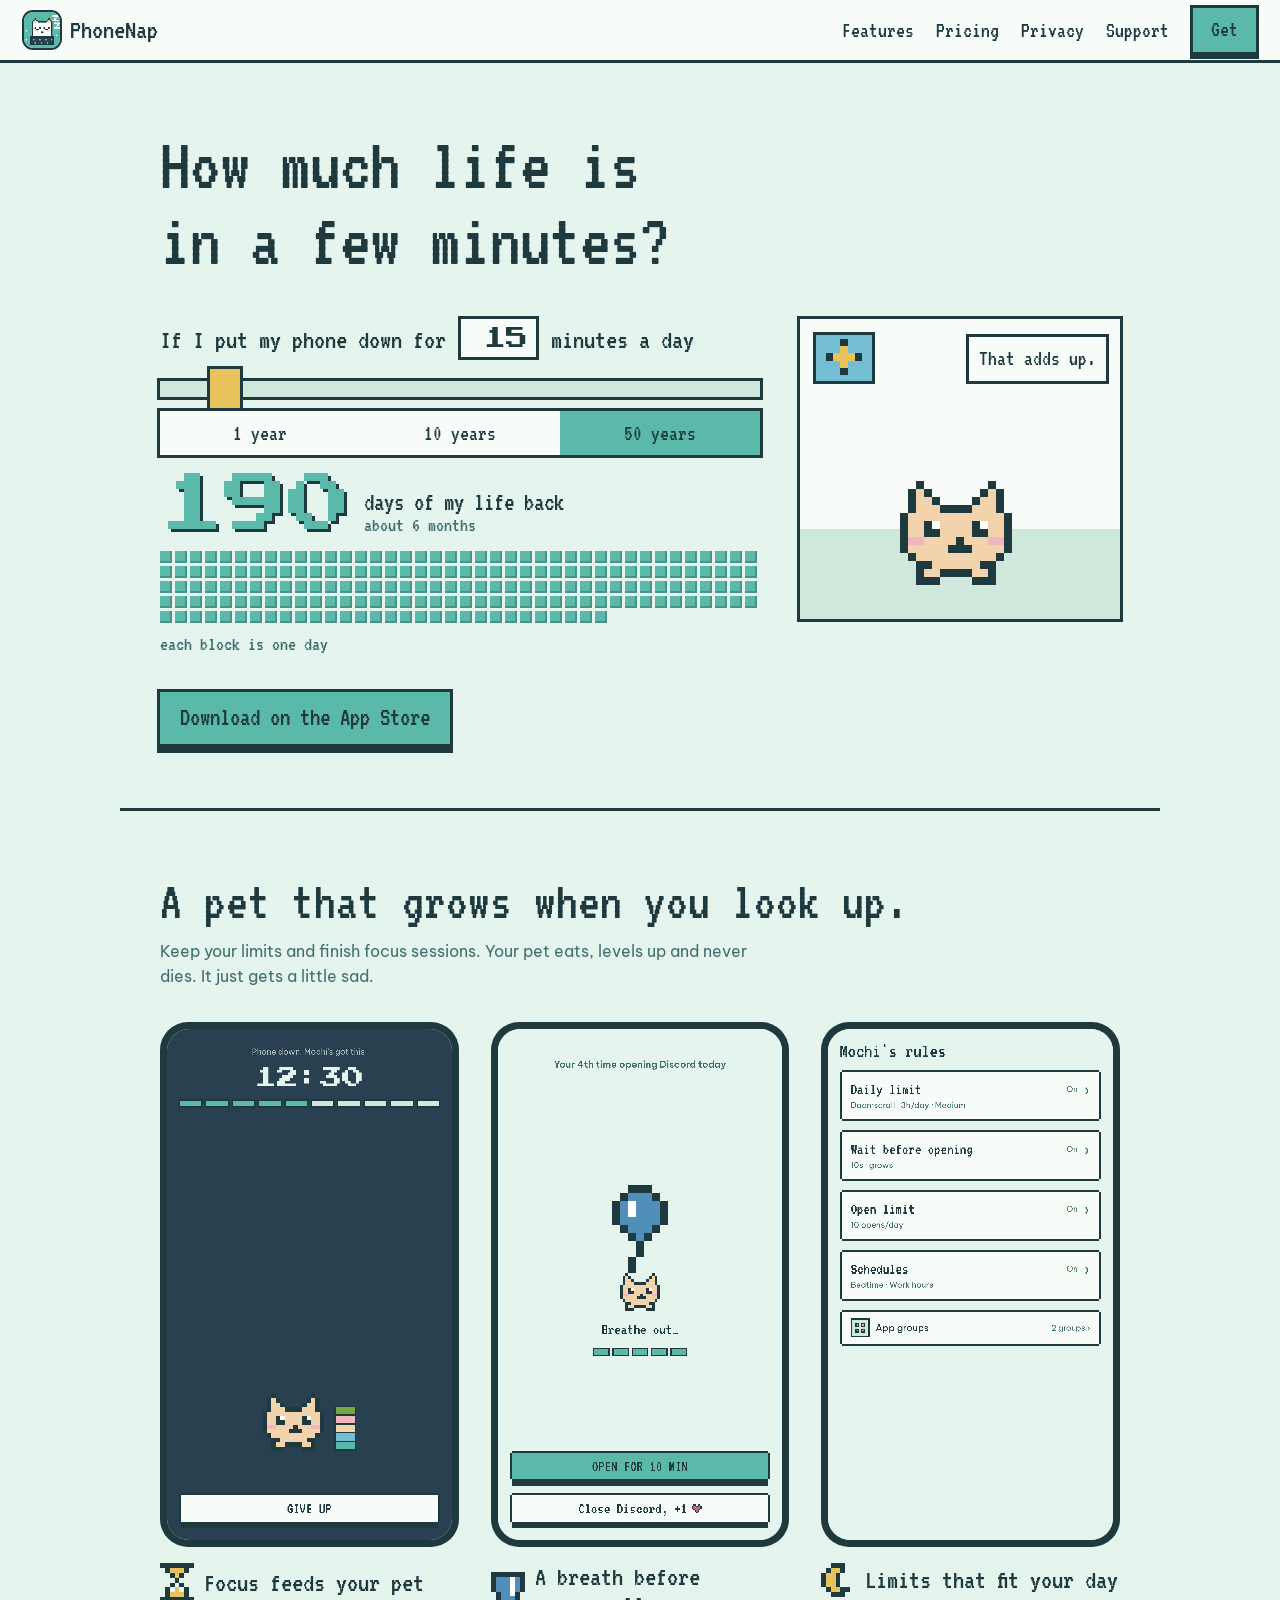
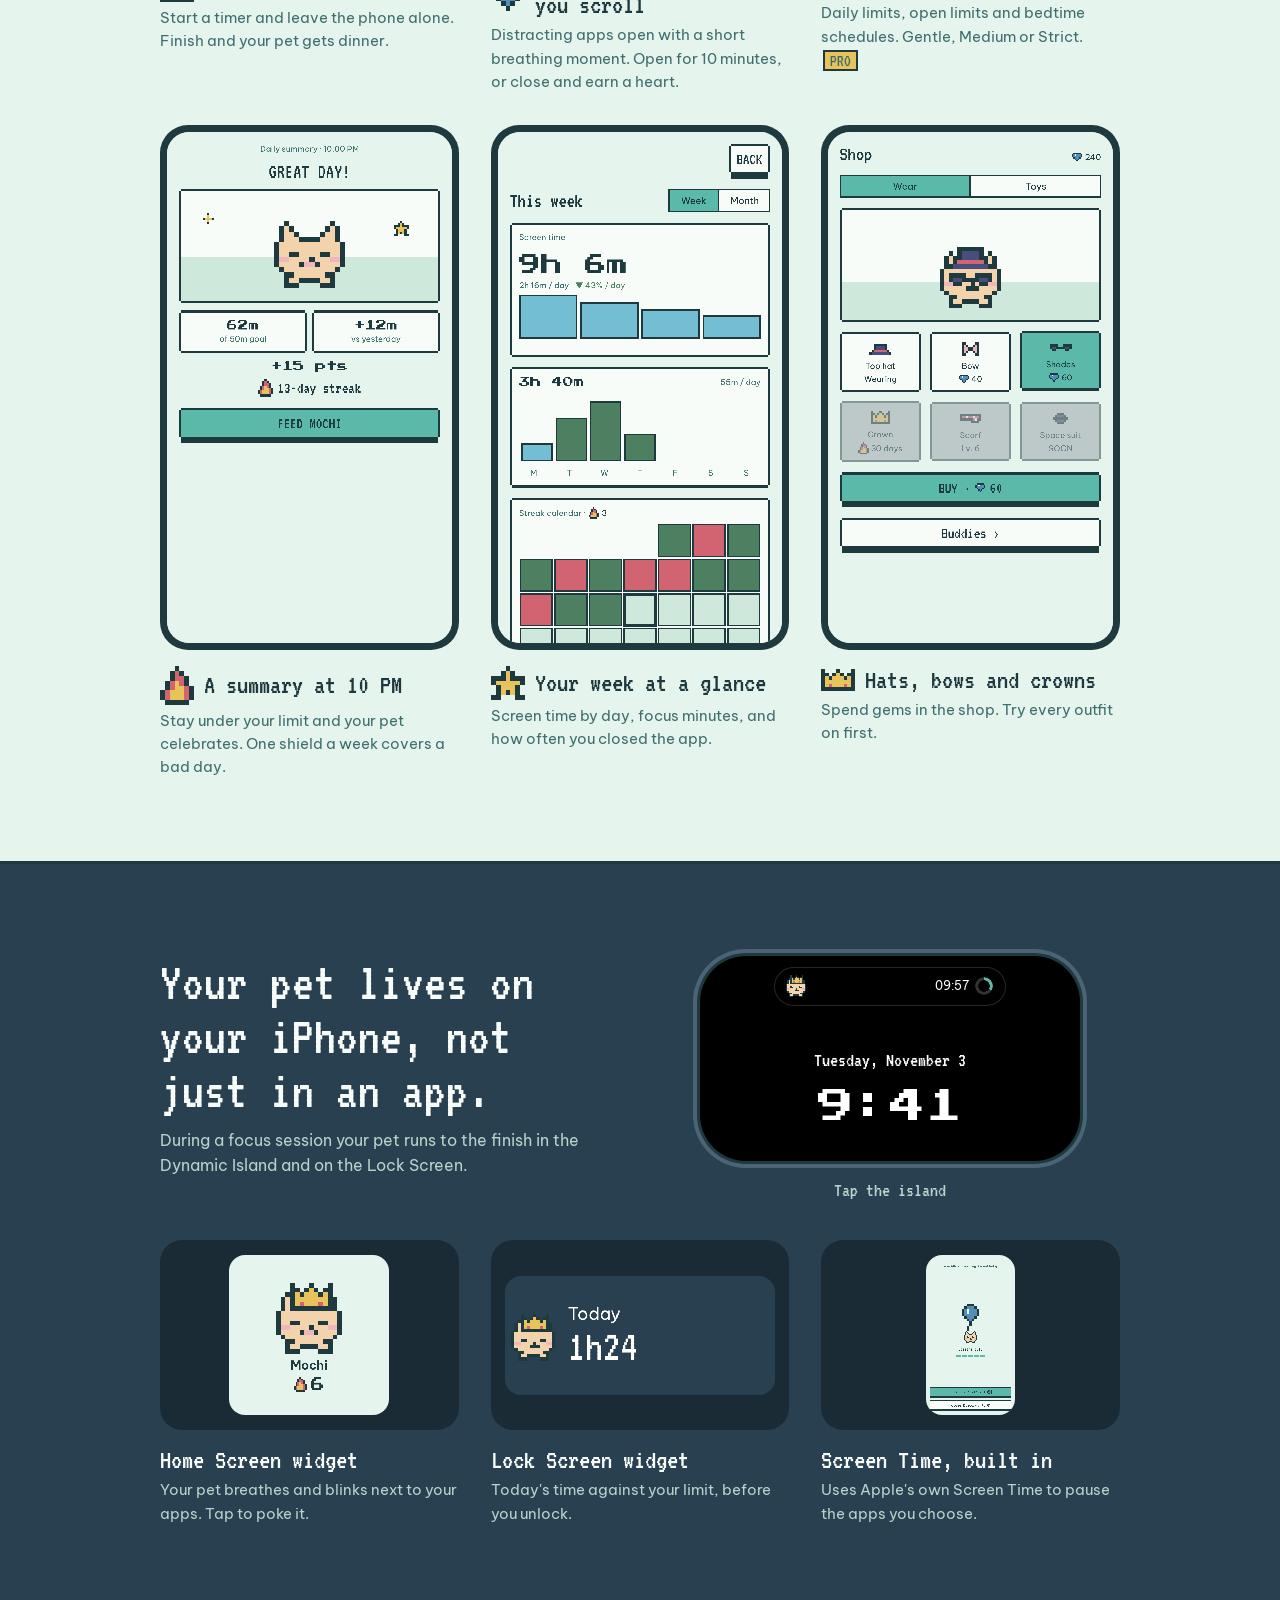
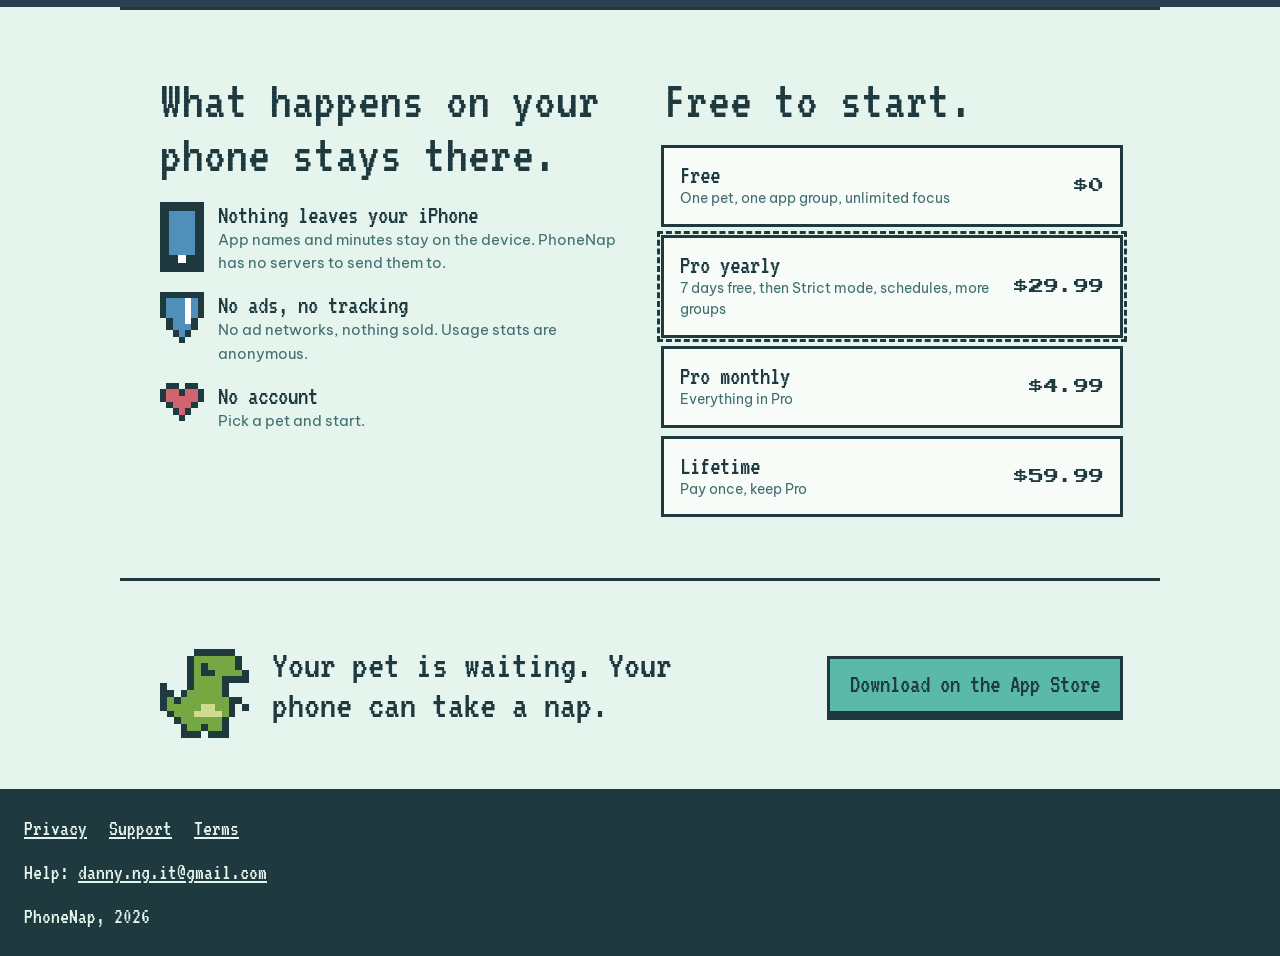
<file: index.html>
<!DOCTYPE html>
<html lang="en">
<head>
<meta charset="utf-8">
<meta name="viewport" content="width=device-width, initial-scale=1, viewport-fit=cover">
<meta name="theme-color" content="#F7FCF9">
<!-- Safari Smart App Banner -->
<meta name="apple-itunes-app" content="app-id=6829627663">
<title>PhoneNap: a pixel pet that grows when you put your phone down</title>
<meta name="description" content="PhoneNap is a pixel pet for iPhone. Keep your screen time limits and finish focus sessions, and your pet grows. Private by design: your app usage never leaves your phone.">
<meta property="og:title" content="PhoneNap">
<meta property="og:description" content="A pixel pet that grows when you put your phone down.">
<meta property="og:image" content="https://datnntqn.github.io/phonenap-legal/assets/icon-512.png">
<link rel="icon" type="image/png" href="assets/favicon.png">
<link rel="apple-touch-icon" href="assets/apple-touch-icon.png">
<link rel="preconnect" href="https://fonts.googleapis.com"><link rel="preconnect" href="https://fonts.gstatic.com" crossorigin>
<link href="https://fonts.googleapis.com/css2?family=VT323&family=Press+Start+2P&family=Be+Vietnam+Pro:wght@400;600&display=swap" rel="stylesheet">
<link rel="stylesheet" href="assets/site.css">
</head>
<body>
<header class="top">
  <a class="logo" href="index.html"><img src="assets/icon-512.png" alt="" width="36" height="36">PhoneNap</a>
  <div class="right"><nav><a href="#features">Features</a><a href="#pricing">Pricing</a><a href="privacy.html">Privacy</a><a href="support.html">Support</a></nav><a class="btn get" href="#" data-appstore data-soon="Soon">Get</a></div>
</header>

<main>
<section class="wrap hero">
  <h1>How much life is in a few minutes?</h1>
  <div class="stage night" id="stage">
    <div class="win"><img id="winIcon" src="assets/sprites/moon.svg" alt=""></div>
    <span class="z" style="left:60%;top:30%">z</span><span class="z b" style="left:65%;top:24%">Z</span>
    <div class="say" id="say" hidden></div>
    <div class="pet" id="pet"><img id="petImg" src="assets/sprites/catSleep.svg" alt="Your pet"></div>
    <div class="gems" id="gems"></div>
  </div>
  <div class="calc">
    <p class="q">If I put my phone down for <span class="mins" id="m">15</span> minutes a day</p>
    <input id="r" type="range" min="5" max="120" step="5" value="15" aria-label="Minutes a day">
    <div class="span" id="span" role="group" aria-label="Over">
      <span class="ind" id="ind" style="left:66.667%"></span>
      <button data-y="1" data-i="0">1 year</button><button data-y="10" data-i="1">10 years</button><button data-y="50" data-i="2" aria-pressed="true">50 years</button>
    </div>
    <div class="out" aria-live="polite"><span class="big" id="d">0</span><span class="unit">days of my life back<small id="h">about 6 months</small></span></div>
    <div class="days" id="g" aria-hidden="true"></div>
    <div class="legend" id="lg">each block is one day</div>
    <a class="btn cta" href="#" data-appstore data-soon="Coming soon to the App Store">Download on the App Store</a>
  </div>
</section>

<section class="wrap rule feat" id="features">
  <h2>A pet that grows when you look up.</h2>
  <p class="lede">Keep your limits and finish focus sessions. Your pet eats, levels up and never dies. It just gets a little sad.</p>
  <div class="rail" id="rail">
    <article class="card"><div class="phone"><div class="scr"><img loading="lazy" src="assets/shots/focus.png" alt="Focus session"></div></div><h3><img src="assets/sprites/hourglass.svg" alt="">Focus feeds your pet</h3><p>Start a timer and leave the phone alone. Finish and your pet gets dinner.</p></article>
    <article class="card"><div class="phone"><div class="scr"><img loading="lazy" src="assets/shots/breathe.png" alt="Breathe screen"></div></div><h3><img src="assets/sprites/shield.svg" alt="">A breath before you scroll</h3><p>Distracting apps open with a short breathing moment. Open for 10 minutes, or close and earn a heart.</p></article>
    <article class="card"><div class="phone"><div class="scr"><img loading="lazy" src="assets/shots/rules.png" alt="Rules"></div></div><h3><img src="assets/sprites/moon.svg" alt="">Limits that fit your day</h3><p>Daily limits, open limits and bedtime schedules. Gentle, Medium or Strict. <span class="pro">PRO</span></p></article>
    <article class="card"><div class="phone"><div class="scr"><img loading="lazy" src="assets/shots/summary.png" alt="Daily summary"></div></div><h3><img src="assets/sprites/flame.svg" alt="">A summary at 10 PM</h3><p>Stay under your limit and your pet celebrates. One shield a week covers a bad day.</p></article>
    <article class="card"><div class="phone"><div class="scr"><img loading="lazy" src="assets/shots/stats.png" alt="Stats"></div></div><h3><img src="assets/sprites/star.svg" alt="">Your week at a glance</h3><p>Screen time by day, focus minutes, and how often you closed the app.</p></article>
    <article class="card"><div class="phone"><div class="scr"><img loading="lazy" src="assets/shots/shop.png" alt="Shop"></div></div><h3><img src="assets/sprites/crown.svg" alt="">Hats, bows and crowns</h3><p>Spend gems in the shop. Try every outfit on first.</p></article>
  </div>
  <div class="dots" id="dots" aria-hidden="true"><i class="on"></i><i></i><i></i><i></i><i></i><i></i></div>
</section>

<section class="integr rule">
  <div class="wrap">
    <div class="inner">
      <div>
        <h2>Your pet lives on your iPhone, not just in an app.</h2>
        <p class="lede">During a focus session your pet runs to the finish in the Dynamic Island and on the Lock Screen.</p>
      </div>
      <div>
        <div class="iphone">
          <button class="island" id="isl" aria-expanded="false" aria-label="Dynamic Island, focus session">
            <span class="compact"><span class="cat22"></span><span class="tr"><span id="cd">10:00</span><span class="ring" id="ring" style="--p:.33"></span></span></span>
            <span class="exp"><img src="assets/shots/live-activity.png" alt="Expanded Live Activity"></span>
          </button>
          <div class="lock">Tuesday, November 3<b>9:41</b></div>
        </div>
        <p class="hint">Tap the island</p>
      </div>
    </div>
    <div class="rail">
      <figure class="card" style="margin:0"><div class="w"><img loading="lazy" src="assets/shots/widget-small.png" alt="Home Screen widget"></div><h3>Home Screen widget</h3><p>Your pet breathes and blinks next to your apps. Tap to poke it.</p></figure>
      <figure class="card" style="margin:0"><div class="w"><img loading="lazy" src="assets/shots/widget-rectangular.png" alt="Lock Screen widget"></div><h3>Lock Screen widget</h3><p>Today's time against your limit, before you unlock.</p></figure>
      <figure class="card" style="margin:0"><div class="w"><img loading="lazy" src="assets/shots/limit-reached.png" alt="Limit reached screen"></div><h3>Screen Time, built in</h3><p>Uses Apple's own Screen Time to pause the apps you choose.</p></figure>
    </div>
  </div>
</section>

<section class="wrap rule split" id="pricing">
  <div>
    <h2>What happens on your phone stays there.</h2>
    <ul class="promise">
      <li><img src="assets/sprites/phone.svg" alt=""><div><h3>Nothing leaves your iPhone</h3><p>App names and minutes stay on the device. PhoneNap has no servers to send them to.</p></div></li>
      <li><img src="assets/sprites/shield.svg" alt=""><div><h3>No ads, no tracking</h3><p>No ad networks, nothing sold. Usage stats are anonymous.</p></div></li>
      <li><img src="assets/sprites/heart.svg" alt=""><div><h3>No account</h3><p>Pick a pet and start.</p></div></li>
    </ul>
  </div>
  <div>
    <h2>Free to start.</h2>
    <div class="plans">
      <div class="plan"><div><h3>Free</h3><p>One pet, one app group, unlimited focus</p></div><span class="num">$0</span></div>
      <div class="plan best"><div><h3>Pro yearly</h3><p>7 days free, then Strict mode, schedules, more groups</p></div><span class="num">$29.99</span></div>
      <div class="plan"><div><h3>Pro monthly</h3><p>Everything in Pro</p></div><span class="num">$4.99</span></div>
      <div class="plan"><div><h3>Lifetime</h3><p>Pay once, keep Pro</p></div><span class="num">$59.99</span></div>
    </div>
  </div>
</section>

<section class="wrap rule end">
  <div class="blink"><img src="assets/sprites/dino.svg" alt=""><img src="assets/sprites/dinoBlink.svg" alt=""></div>
  <h2>Your pet is waiting. Your phone can take a nap.</h2>
  <a class="btn endcta" href="#" data-appstore data-soon="Coming soon to the App Store">Download on the App Store</a>
</section>
</main>

<footer>
  <nav aria-label="Legal pages"><a href="privacy.html">Privacy</a><a href="support.html">Support</a><a href="terms.html">Terms</a></nav>
  <span>Help: <a href="mailto:danny.ng.it@gmail.com">danny.ng.it@gmail.com</a></span>
  <span>PhoneNap, 2026</span>
</footer>


<script>
(function(){
  const $=id=>document.getElementById(id), reduce=matchMedia('(prefers-reduced-motion: reduce)').matches;
  let years=50; const r=$('r'), g=$('g');
  const human=d=>d<1?Math.round(d*24)+' hours':d<31?'about '+Math.round(d)+' days':d<365?'about '+Math.round(d/30.4)+' months':'about '+(d/365).toFixed(1)+' years';
  const fmt=d=>d<10?d.toFixed(1):String(Math.round(d));
  function mood(m){
    const st=$('stage'),img=$('petImg'),say=$('say'),pet=$('pet');pet.className='pet';
    if(m<10){st.classList.add('night');img.src='assets/sprites/catSleep.svg';$('winIcon').src='assets/sprites/moon.svg';say.hidden=true}
    else{st.classList.remove('night');$('winIcon').src='assets/sprites/spark.svg';say.hidden=false;
      if(m<30){img.src='assets/sprites/cat.svg';say.textContent='That adds up.';if(!reduce)pet.classList.add('bob')}
      else{img.src='assets/sprites/catHappy.svg';say.textContent='Let’s go outside!';if(!reduce)pet.classList.add('jump')}}
  }
  function blocks(days){
    const perWeek=days>240,n=Math.min(Math.max(1,Math.round(perWeek?days/7:days)),300);
    $('lg').textContent=perWeek?'each block is one week':'each block is one day';
    const cur=g.children.length;
    if(n<cur){for(let i=cur;i>n;i--)g.lastChild.remove()}
    else{const f=document.createDocumentFragment();for(let i=cur;i<n;i++){const b=document.createElement('i');b.style.animationDelay=((i-cur)*Math.min(4,600/(n-cur+1)))+'ms';f.appendChild(b)}g.appendChild(f)}
  }
  function update(rebuild){const m=+r.value,days=m*365*years/1440;$('m').textContent=m;$('d').textContent=fmt(days);$('h').textContent=human(days);if(rebuild)g.innerHTML='';blocks(days);mood(m)}
  document.querySelectorAll('#span button').forEach(b=>b.addEventListener('click',()=>{years=+b.dataset.y;$('ind').style.left=(b.dataset.i*33.333)+'%';document.querySelectorAll('#span button').forEach(x=>x.toggleAttribute('aria-pressed',x===b));update(true)}));
  r.addEventListener('input',()=>update(false));
  const target=15*365*50/1440;
  if(reduce){update(false)}else{let f=0;const t=setInterval(()=>{f++;$('d').textContent=fmt(target*f/12);if(f>=12){clearInterval(t);update(false);rain()}},100);blocks(target)}
  function rain(){const box=$('gems');for(let i=0;i<5;i++){const im=document.createElement('img');im.src='assets/sprites/gem.svg';im.className='spr';im.style.left=(12+i*17)+'%';im.style.animationDelay=(i*90)+'ms';box.appendChild(im);setTimeout(()=>im.remove(),1600)}}

  // swipe dots
  const rail=$('rail'),dots=[...$('dots').children];
  rail.addEventListener('scroll',()=>{const w=rail.firstElementChild.offsetWidth+16;const i=Math.round(rail.scrollLeft/w);dots.forEach((d,k)=>d.classList.toggle('on',k===i))},{passive:true});

  // island
  const isl=$('isl');isl.addEventListener('click',()=>{const o=isl.classList.toggle('open');isl.setAttribute('aria-expanded',o)});
  let left=600;setInterval(()=>{left=left>0?left-1:600;$('cd').textContent=String(Math.floor(left/60)).padStart(2,'0')+':'+String(left%60).padStart(2,'0');$('ring').style.setProperty('--p',1-left/900)},1000);

})();
</script>
<script src="assets/site.js"></script>
</body>
</html>
</file>
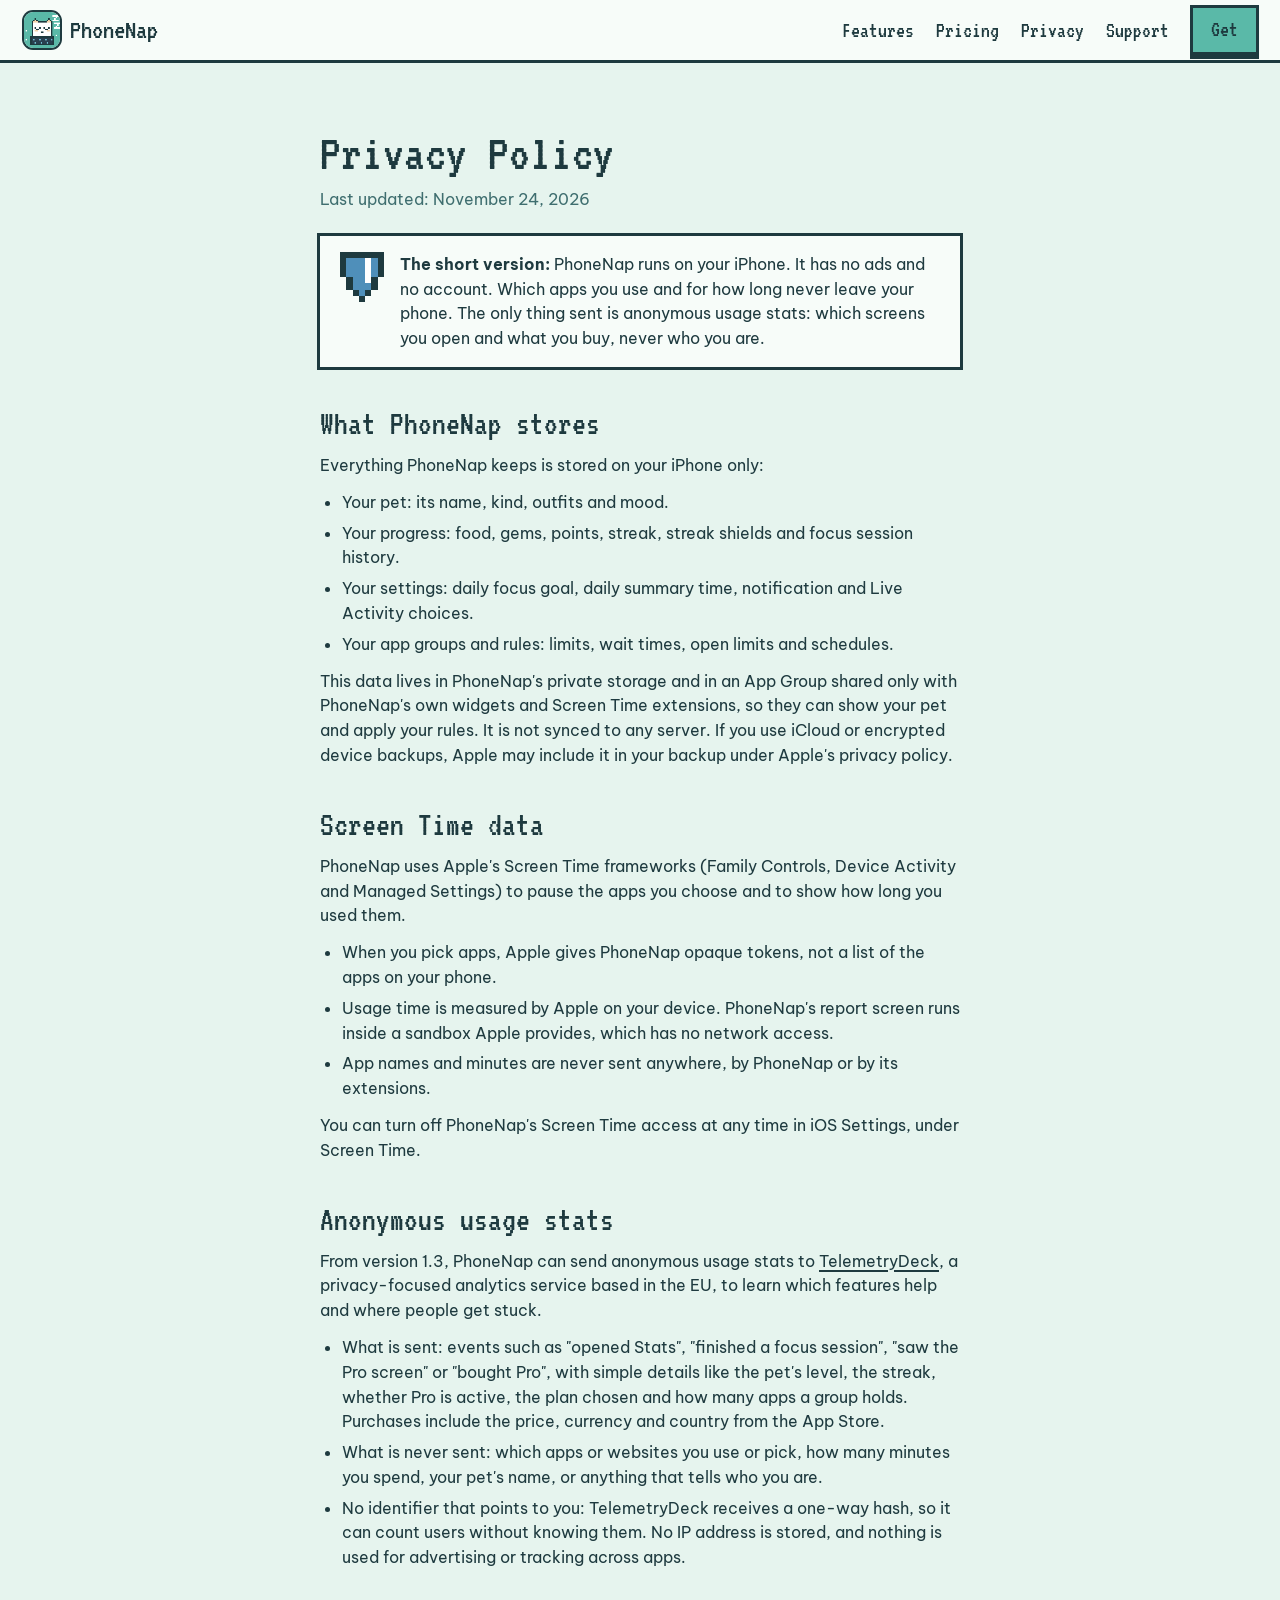
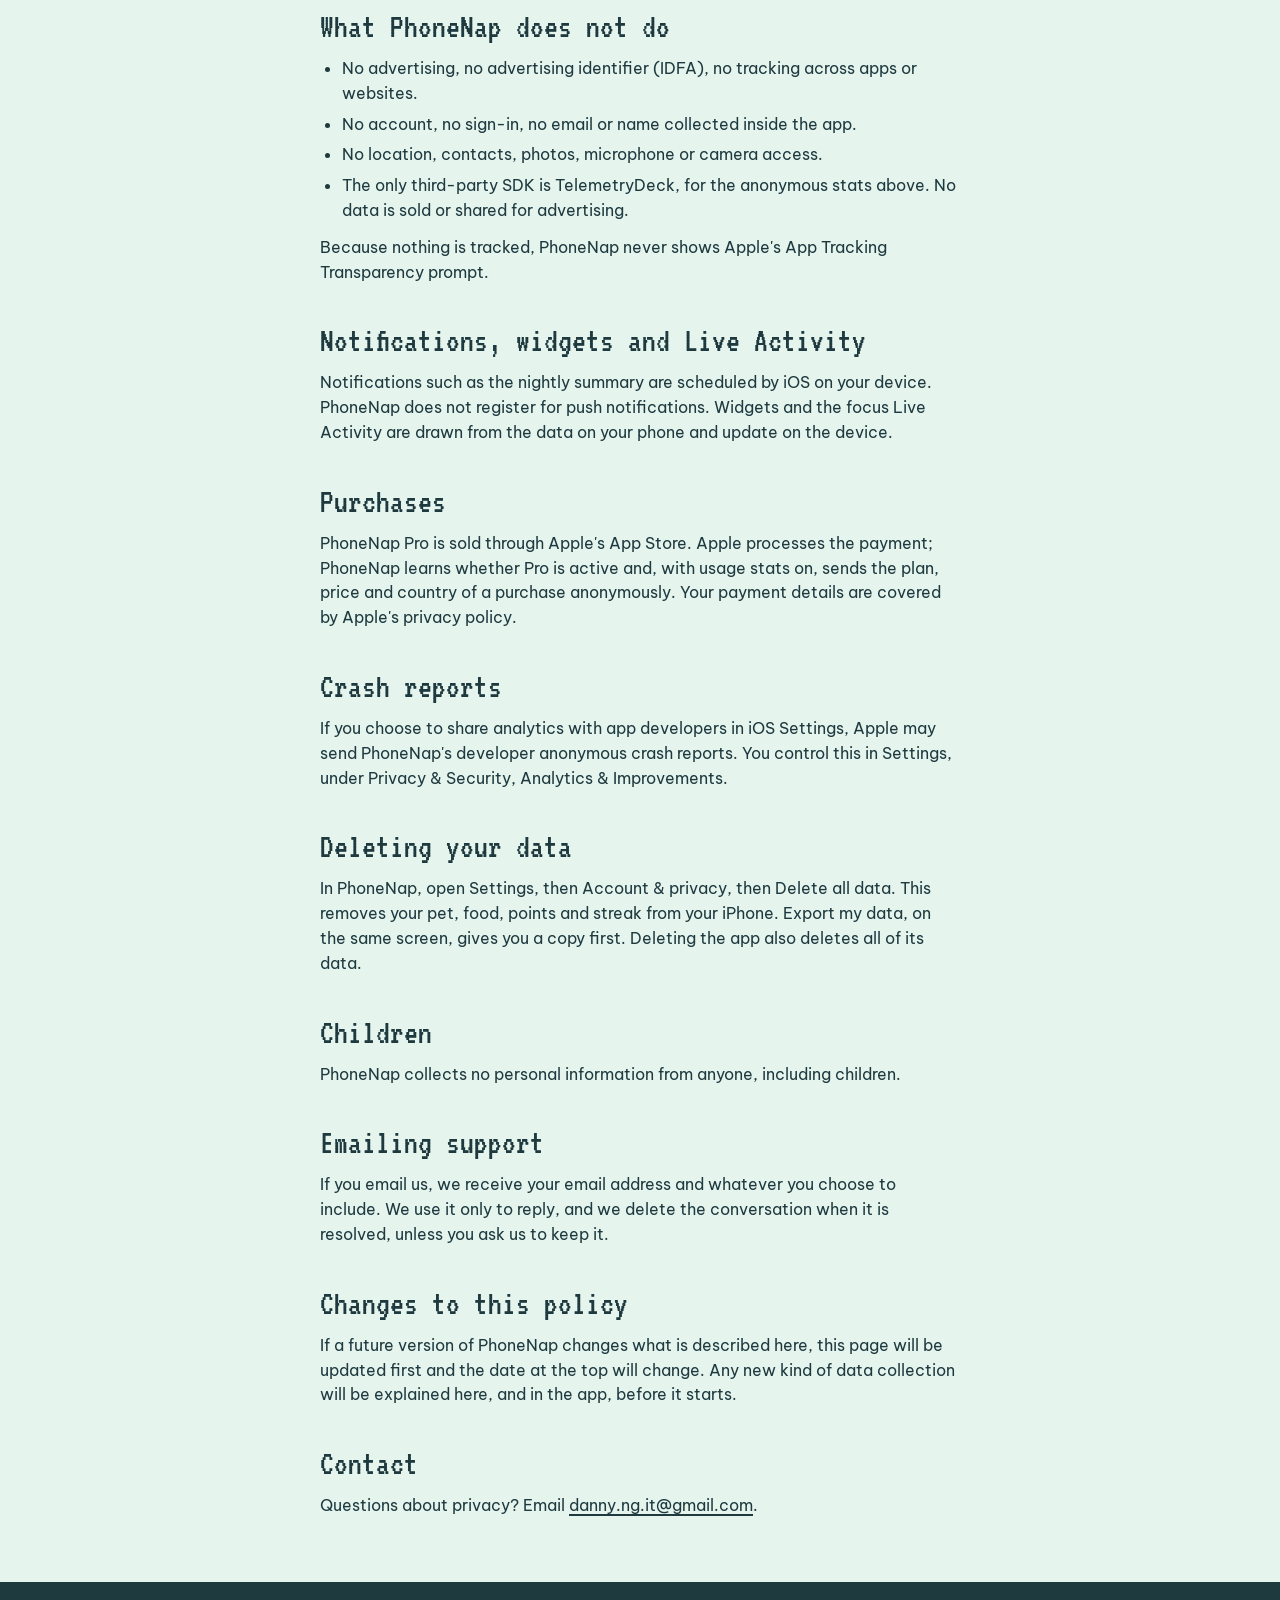
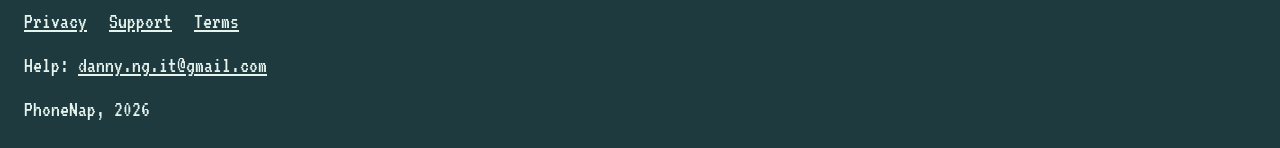
<file: privacy.html>
<!DOCTYPE html>
<html lang="en">
<head>
<meta charset="utf-8">
<meta name="viewport" content="width=device-width, initial-scale=1, viewport-fit=cover">
<meta name="theme-color" content="#F7FCF9">
<title>Privacy Policy · PhoneNap</title>
<meta name="description" content="PhoneNap runs on your iPhone. No ads, no account, no tracking. Anonymous usage stats, never app names or minutes.">
<link rel="icon" type="image/png" href="assets/favicon.png">
<link rel="apple-touch-icon" href="assets/apple-touch-icon.png">
<link rel="preconnect" href="https://fonts.googleapis.com"><link rel="preconnect" href="https://fonts.gstatic.com" crossorigin>
<link href="https://fonts.googleapis.com/css2?family=VT323&family=Press+Start+2P&family=Be+Vietnam+Pro:wght@400;600&display=swap" rel="stylesheet">
<link rel="stylesheet" href="assets/site.css">
</head>
<body>
<header class="top">
  <a class="logo" href="index.html"><img src="assets/icon-512.png" alt="" width="36" height="36">PhoneNap</a>
  <div class="right"><nav><a href="index.html#features">Features</a><a href="index.html#pricing">Pricing</a><a href="privacy.html" aria-current="page">Privacy</a><a href="support.html">Support</a></nav><a class="btn get" href="#" data-appstore data-soon="Soon">Get</a></div>
</header>

<main class="wrap doc">
  <h1>Privacy Policy</h1>
  <p class="updated">Last updated: November 24, 2026</p>

  <div class="summary">
    <img src="assets/sprites/shield.svg" alt="">
    <p style="margin:0"><b>The short version:</b> PhoneNap runs on your iPhone. It has no ads and no account. Which apps you use and for how long never leave your phone. The only thing sent is anonymous usage stats: which screens you open and what you buy, never who you are.</p>
  </div>

  <h2>What PhoneNap stores</h2>
  <p>Everything PhoneNap keeps is stored on your iPhone only:</p>
  <ul>
    <li>Your pet: its name, kind, outfits and mood.</li>
    <li>Your progress: food, gems, points, streak, streak shields and focus session history.</li>
    <li>Your settings: daily focus goal, daily summary time, notification and Live Activity choices.</li>
    <li>Your app groups and rules: limits, wait times, open limits and schedules.</li>
  </ul>
  <p>This data lives in PhoneNap's private storage and in an App Group shared only with PhoneNap's own widgets and Screen Time extensions, so they can show your pet and apply your rules. It is not synced to any server. If you use iCloud or encrypted device backups, Apple may include it in your backup under Apple's privacy policy.</p>

  <h2>Screen Time data</h2>
  <p>PhoneNap uses Apple's Screen Time frameworks (Family Controls, Device Activity and Managed Settings) to pause the apps you choose and to show how long you used them.</p>
  <ul>
    <li>When you pick apps, Apple gives PhoneNap opaque tokens, not a list of the apps on your phone.</li>
    <li>Usage time is measured by Apple on your device. PhoneNap's report screen runs inside a sandbox Apple provides, which has no network access.</li>
    <li>App names and minutes are never sent anywhere, by PhoneNap or by its extensions.</li>
  </ul>
  <p>You can turn off PhoneNap's Screen Time access at any time in iOS Settings, under Screen Time.</p>

  <h2>Anonymous usage stats</h2>
  <p>From version 1.3, PhoneNap can send anonymous usage stats to <a href="https://telemetrydeck.com/privacy/">TelemetryDeck</a>, a privacy-focused analytics service based in the EU, to learn which features help and where people get stuck.</p>
  <ul>
    <li>What is sent: events such as "opened Stats", "finished a focus session", "saw the Pro screen" or "bought Pro", with simple details like the pet's level, the streak, whether Pro is active, the plan chosen and how many apps a group holds. Purchases include the price, currency and country from the App Store.</li>
    <li>What is never sent: which apps or websites you use or pick, how many minutes you spend, your pet's name, or anything that tells who you are.</li>
    <li>No identifier that points to you: TelemetryDeck receives a one-way hash, so it can count users without knowing them. No IP address is stored, and nothing is used for advertising or tracking across apps.</li>
  </ul>

  <h2>What PhoneNap does not do</h2>
  <ul>
    <li>No advertising, no advertising identifier (IDFA), no tracking across apps or websites.</li>
    <li>No account, no sign-in, no email or name collected inside the app.</li>
    <li>No location, contacts, photos, microphone or camera access.</li>
    <li>The only third-party SDK is TelemetryDeck, for the anonymous stats above. No data is sold or shared for advertising.</li>
  </ul>
  <p>Because nothing is tracked, PhoneNap never shows Apple's App Tracking Transparency prompt.</p>

  <h2>Notifications, widgets and Live Activity</h2>
  <p>Notifications such as the nightly summary are scheduled by iOS on your device. PhoneNap does not register for push notifications. Widgets and the focus Live Activity are drawn from the data on your phone and update on the device.</p>

  <h2>Purchases</h2>
  <p>PhoneNap Pro is sold through Apple's App Store. Apple processes the payment; PhoneNap learns whether Pro is active and, with usage stats on, sends the plan, price and country of a purchase anonymously. Your payment details are covered by Apple's privacy policy.</p>

  <h2>Crash reports</h2>
  <p>If you choose to share analytics with app developers in iOS Settings, Apple may send PhoneNap's developer anonymous crash reports. You control this in Settings, under Privacy &amp; Security, Analytics &amp; Improvements.</p>

  <h2>Deleting your data</h2>
  <p>In PhoneNap, open Settings, then Account &amp; privacy, then Delete all data. This removes your pet, food, points and streak from your iPhone. Export my data, on the same screen, gives you a copy first. Deleting the app also deletes all of its data.</p>

  <h2>Children</h2>
  <p>PhoneNap collects no personal information from anyone, including children.</p>

  <h2>Emailing support</h2>
  <p>If you email us, we receive your email address and whatever you choose to include. We use it only to reply, and we delete the conversation when it is resolved, unless you ask us to keep it.</p>

  <h2>Changes to this policy</h2>
  <p>If a future version of PhoneNap changes what is described here, this page will be updated first and the date at the top will change. Any new kind of data collection will be explained here, and in the app, before it starts.</p>

  <h2>Contact</h2>
  <p>Questions about privacy? Email <a href="mailto:danny.ng.it@gmail.com">danny.ng.it@gmail.com</a>.</p>
</main>

<footer>
  <nav><a href="privacy.html">Privacy</a><a href="support.html">Support</a><a href="terms.html">Terms</a></nav>
  <span>Help: <a href="mailto:danny.ng.it@gmail.com">danny.ng.it@gmail.com</a></span>
  <span>PhoneNap, 2026</span>
</footer>
<script src="assets/site.js"></script>
</body>
</html>
</file>
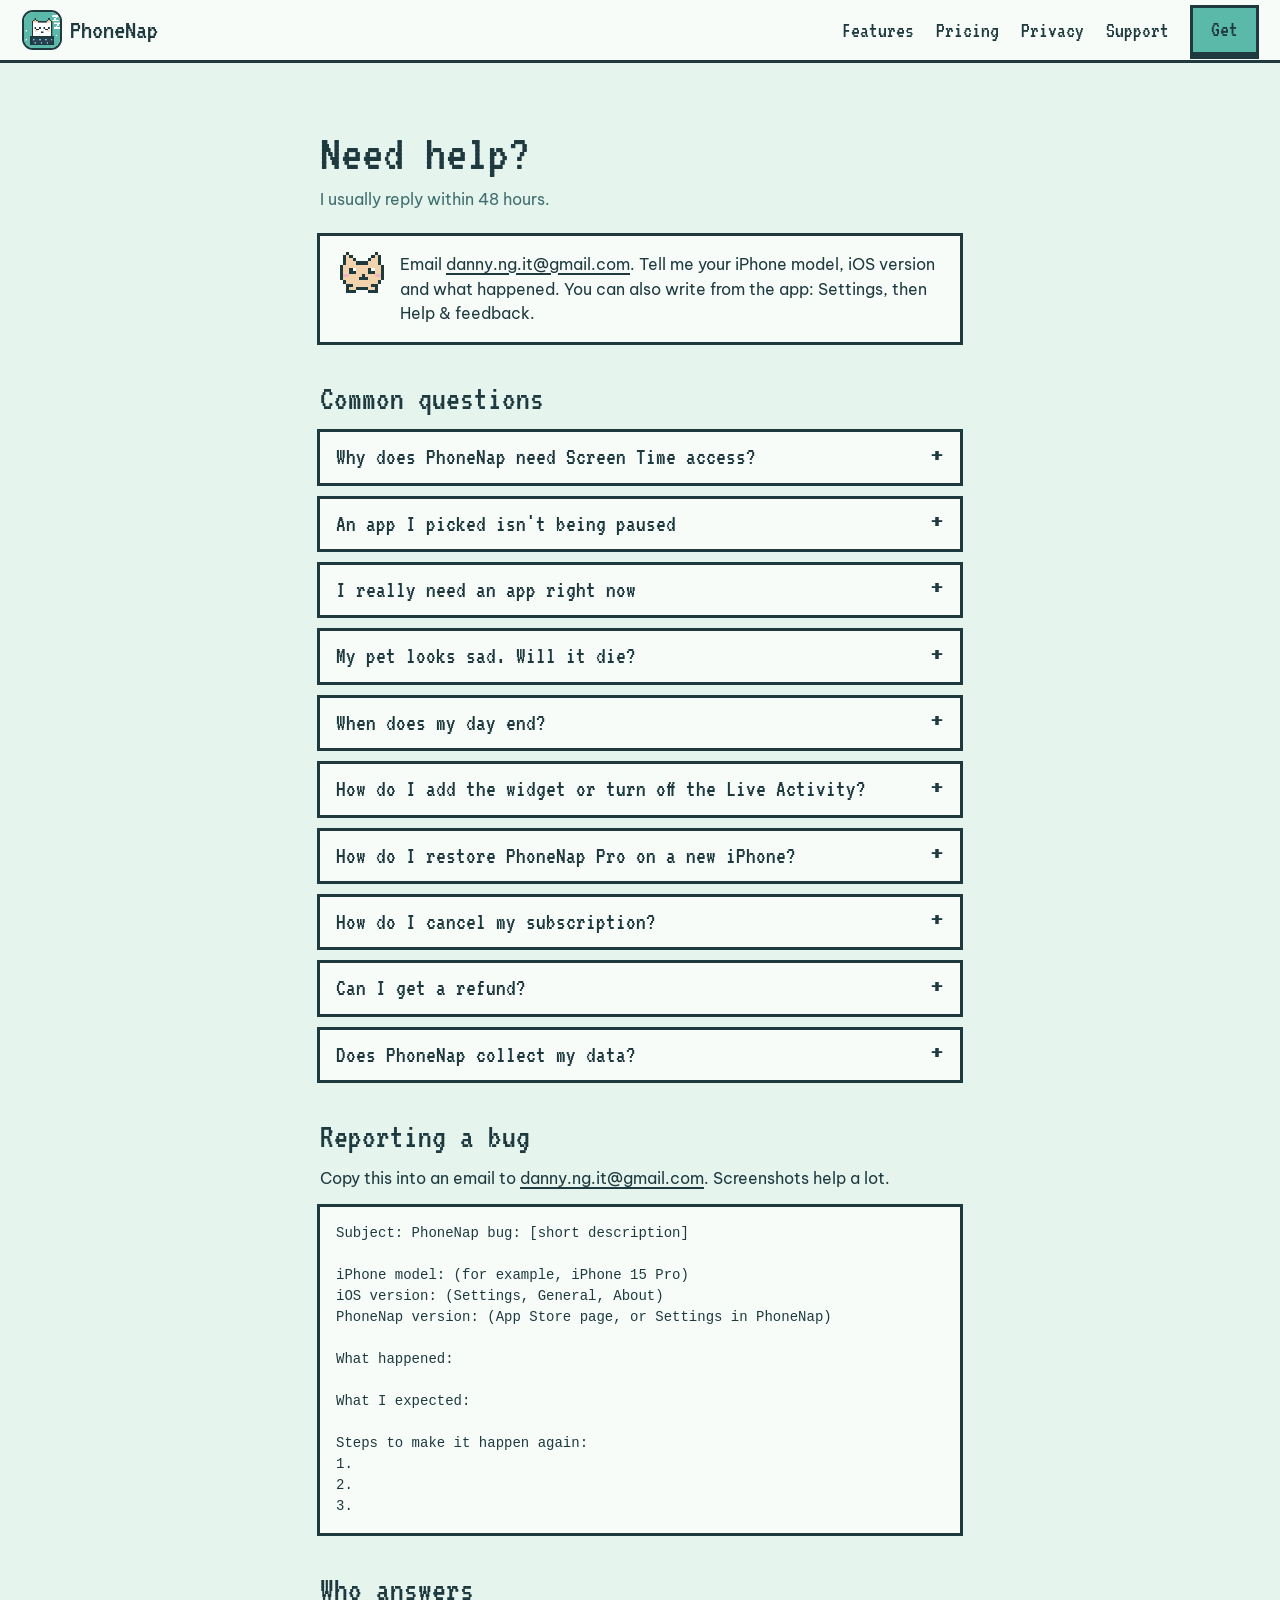
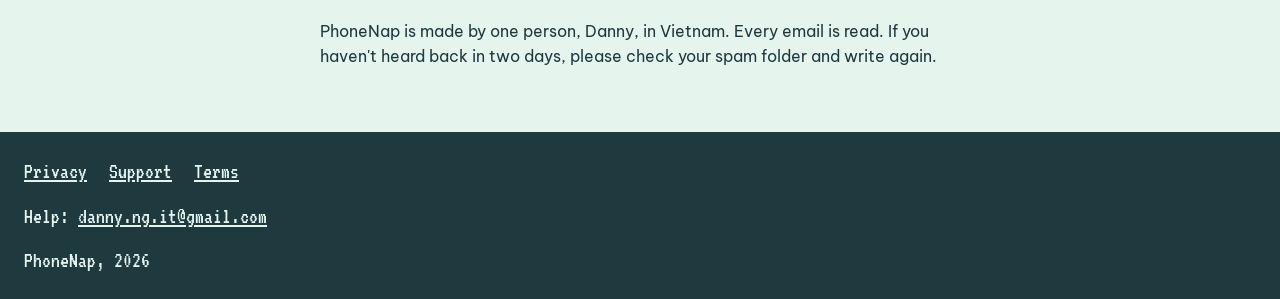
<file: support.html>
<!DOCTYPE html>
<html lang="en">
<head>
<meta charset="utf-8">
<meta name="viewport" content="width=device-width, initial-scale=1, viewport-fit=cover">
<meta name="theme-color" content="#F7FCF9">
<title>Support · PhoneNap</title>
<meta name="description" content="Get help with PhoneNap: Screen Time setup, the daily summary, widgets, Pro and refunds.">
<link rel="icon" type="image/png" href="assets/favicon.png">
<link rel="apple-touch-icon" href="assets/apple-touch-icon.png">
<link rel="preconnect" href="https://fonts.googleapis.com"><link rel="preconnect" href="https://fonts.gstatic.com" crossorigin>
<link href="https://fonts.googleapis.com/css2?family=VT323&family=Press+Start+2P&family=Be+Vietnam+Pro:wght@400;600&display=swap" rel="stylesheet">
<link rel="stylesheet" href="assets/site.css">
</head>
<body>
<header class="top">
  <a class="logo" href="index.html"><img src="assets/icon-512.png" alt="" width="36" height="36">PhoneNap</a>
  <div class="right"><nav><a href="index.html#features">Features</a><a href="index.html#pricing">Pricing</a><a href="privacy.html">Privacy</a><a href="support.html" aria-current="page">Support</a></nav><a class="btn get" href="#" data-appstore data-soon="Soon">Get</a></div>
</header>

<main class="wrap doc">
  <h1>Need help?</h1>
  <p class="updated">I usually reply within 48 hours.</p>

  <div class="summary">
    <img src="assets/sprites/cat.svg" alt="">
    <div>
      <p style="margin:0">Email <a href="mailto:danny.ng.it@gmail.com?subject=PhoneNap%20help">danny.ng.it@gmail.com</a>. Tell me your iPhone model, iOS version and what happened. You can also write from the app: Settings, then Help &amp; feedback.</p>
    </div>
  </div>

  <h2>Common questions</h2>

  <details>
    <summary>Why does PhoneNap need Screen Time access?</summary>
    <div><p>Screen Time is how iOS lets an app pause other apps and count how long you used them. PhoneNap only sees the apps you pick, as anonymous tokens from Apple, and nothing leaves your phone. Without it, focus sessions, your pet and the shop still work.</p></div>
  </details>

  <details>
    <summary>An app I picked isn't being paused</summary>
    <div>
      <p>Try these in order:</p>
      <ul>
        <li>Check that Pause before opening is on for that app group in PhoneNap.</li>
        <li>In iOS Settings, open Screen Time and make sure PhoneNap still has access. If PhoneNap shows Screen time is off on the Home screen, tap it to turn access back on.</li>
        <li>Open the group, tap Edit apps and pick the app again.</li>
        <li>Restart your iPhone. iOS sometimes needs this after an update.</li>
      </ul>
      <p>Still stuck? Email me the app name and your iOS version.</p>
    </div>
  </details>

  <details>
    <summary>I really need an app right now</summary>
    <div><p>On the pause screen, take the breath and choose to open the app for a few minutes. If a Strict rule is blocking you, hold Emergency unlock for 3 seconds. You get one emergency unlock a week. Phone calls to emergency numbers always work: iOS never lets an app block them.</p></div>
  </details>

  <details>
    <summary>My pet looks sad. Will it die?</summary>
    <div><p>Never. Pets in PhoneNap can't die and food never goes below zero. A sad pet just needs a good day: finish a focus session or stay under your limit and it perks up.</p></div>
  </details>

  <details>
    <summary>When does my day end?</summary>
    <div><p>Your day closes at the daily summary time, 10 PM unless you change it. Pick any time from 6 PM to 11:30 PM in Settings, under Daily summary. A new time starts the next day, so today's progress is never cut short.</p></div>
  </details>

  <details>
    <summary>How do I add the widget or turn off the Live Activity?</summary>
    <div><p>Touch and hold your Home Screen or Lock Screen, tap Edit, then Add Widget, and search for PhoneNap. The focus Live Activity is on by default; turn it off in PhoneNap Settings, under Live Activity.</p></div>
  </details>

  <details>
    <summary>How do I restore PhoneNap Pro on a new iPhone?</summary>
    <div><p>Sign in with the same Apple Account, open PhoneNap, go to Settings, Get PhoneNap Pro, and tap Restore.</p></div>
  </details>

  <details>
    <summary>How do I cancel my subscription?</summary>
    <div><p>Open iOS Settings, tap your name, then Subscriptions, then PhoneNap Pro, and tap Cancel Subscription. Cancel at least 24 hours before the renewal date to avoid the next charge. Pro stays active until the end of the period you paid for.</p></div>
  </details>

  <details>
    <summary>Can I get a refund?</summary>
    <div><p>Apple handles all payments, so refunds go through Apple. Request one at <a href="https://reportaproblem.apple.com">reportaproblem.apple.com</a>.</p></div>
  </details>

  <details>
    <summary>Does PhoneNap collect my data?</summary>
    <div><p>No. There is no account, and which apps you use or for how long never leave your phone. PhoneNap only sends anonymous usage stats, never anything that identifies you. Read the <a href="privacy.html">Privacy Policy</a> for the details.</p></div>
  </details>

  <h2>Reporting a bug</h2>
  <p>Copy this into an email to <a href="mailto:danny.ng.it@gmail.com?subject=PhoneNap%20bug">danny.ng.it@gmail.com</a>. Screenshots help a lot.</p>
<pre>Subject: PhoneNap bug: [short description]

iPhone model: (for example, iPhone 15 Pro)
iOS version: (Settings, General, About)
PhoneNap version: (App Store page, or Settings in PhoneNap)

What happened:

What I expected:

Steps to make it happen again:
1.
2.
3.</pre>

  <h2>Who answers</h2>
  <p>PhoneNap is made by one person, Danny, in Vietnam. Every email is read. If you haven't heard back in two days, please check your spam folder and write again.</p>
</main>

<footer>
  <nav><a href="privacy.html">Privacy</a><a href="support.html">Support</a><a href="terms.html">Terms</a></nav>
  <span>Help: <a href="mailto:danny.ng.it@gmail.com">danny.ng.it@gmail.com</a></span>
  <span>PhoneNap, 2026</span>
</footer>
<script src="assets/site.js"></script>
</body>
</html>
</file>
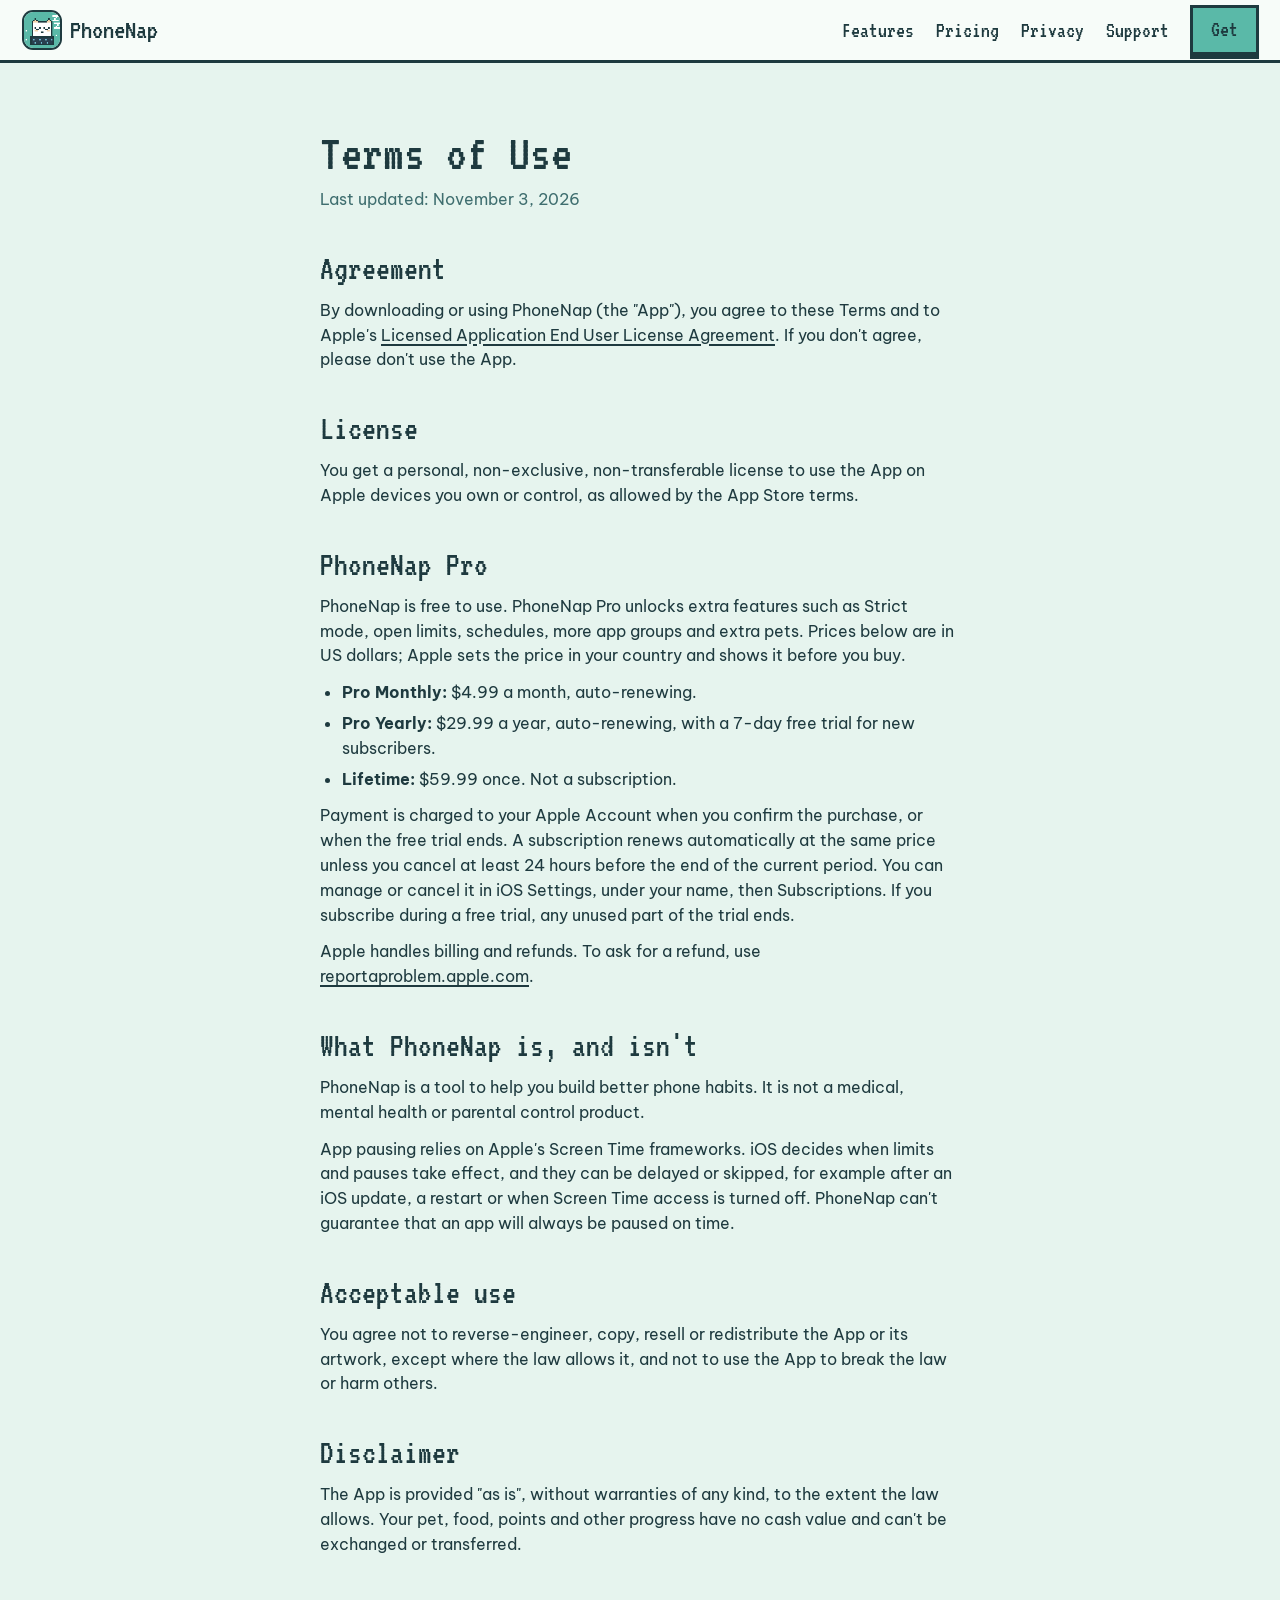
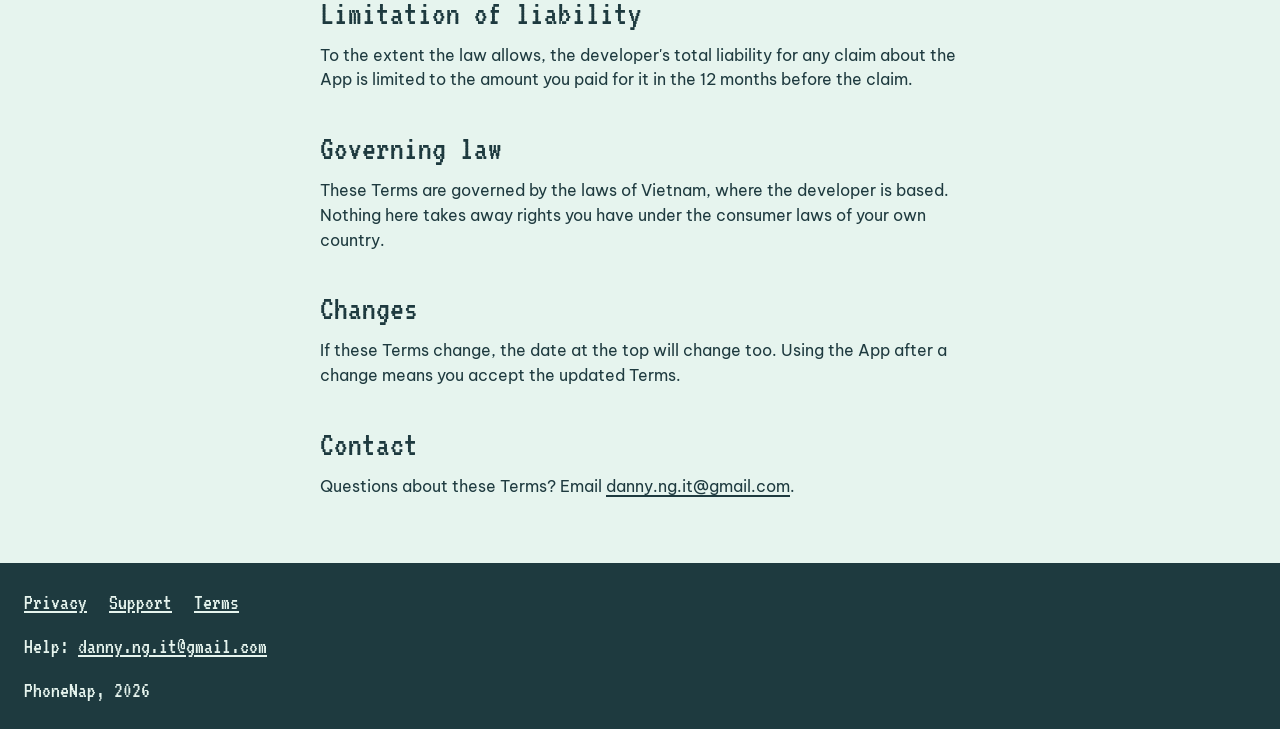
<file: terms.html>
<!DOCTYPE html>
<html lang="en">
<head>
<meta charset="utf-8">
<meta name="viewport" content="width=device-width, initial-scale=1, viewport-fit=cover">
<meta name="theme-color" content="#F7FCF9">
<title>Terms of Use · PhoneNap</title>
<meta name="description" content="Terms of Use for PhoneNap, including PhoneNap Pro subscriptions.">
<link rel="icon" type="image/png" href="assets/favicon.png">
<link rel="apple-touch-icon" href="assets/apple-touch-icon.png">
<link rel="preconnect" href="https://fonts.googleapis.com"><link rel="preconnect" href="https://fonts.gstatic.com" crossorigin>
<link href="https://fonts.googleapis.com/css2?family=VT323&family=Press+Start+2P&family=Be+Vietnam+Pro:wght@400;600&display=swap" rel="stylesheet">
<link rel="stylesheet" href="assets/site.css">
</head>
<body>
<header class="top">
  <a class="logo" href="index.html"><img src="assets/icon-512.png" alt="" width="36" height="36">PhoneNap</a>
  <div class="right"><nav><a href="index.html#features">Features</a><a href="index.html#pricing">Pricing</a><a href="privacy.html">Privacy</a><a href="support.html">Support</a></nav><a class="btn get" href="#" data-appstore data-soon="Soon">Get</a></div>
</header>

<main class="wrap doc">
  <h1>Terms of Use</h1>
  <p class="updated">Last updated: November 3, 2026</p>

  <h2>Agreement</h2>
  <p>By downloading or using PhoneNap (the "App"), you agree to these Terms and to Apple's <a href="https://www.apple.com/legal/internet-services/itunes/dev/stdeula/">Licensed Application End User License Agreement</a>. If you don't agree, please don't use the App.</p>

  <h2>License</h2>
  <p>You get a personal, non-exclusive, non-transferable license to use the App on Apple devices you own or control, as allowed by the App Store terms.</p>

  <h2>PhoneNap Pro</h2>
  <p>PhoneNap is free to use. PhoneNap Pro unlocks extra features such as Strict mode, open limits, schedules, more app groups and extra pets. Prices below are in US dollars; Apple sets the price in your country and shows it before you buy.</p>
  <ul>
    <li><b>Pro Monthly:</b> $4.99 a month, auto-renewing.</li>
    <li><b>Pro Yearly:</b> $29.99 a year, auto-renewing, with a 7-day free trial for new subscribers.</li>
    <li><b>Lifetime:</b> $59.99 once. Not a subscription.</li>
  </ul>
  <p>Payment is charged to your Apple Account when you confirm the purchase, or when the free trial ends. A subscription renews automatically at the same price unless you cancel at least 24 hours before the end of the current period. You can manage or cancel it in iOS Settings, under your name, then Subscriptions. If you subscribe during a free trial, any unused part of the trial ends.</p>
  <p>Apple handles billing and refunds. To ask for a refund, use <a href="https://reportaproblem.apple.com">reportaproblem.apple.com</a>.</p>

  <h2>What PhoneNap is, and isn't</h2>
  <p>PhoneNap is a tool to help you build better phone habits. It is not a medical, mental health or parental control product.</p>
  <p>App pausing relies on Apple's Screen Time frameworks. iOS decides when limits and pauses take effect, and they can be delayed or skipped, for example after an iOS update, a restart or when Screen Time access is turned off. PhoneNap can't guarantee that an app will always be paused on time.</p>

  <h2>Acceptable use</h2>
  <p>You agree not to reverse-engineer, copy, resell or redistribute the App or its artwork, except where the law allows it, and not to use the App to break the law or harm others.</p>

  <h2>Disclaimer</h2>
  <p>The App is provided "as is", without warranties of any kind, to the extent the law allows. Your pet, food, points and other progress have no cash value and can't be exchanged or transferred.</p>

  <h2>Limitation of liability</h2>
  <p>To the extent the law allows, the developer's total liability for any claim about the App is limited to the amount you paid for it in the 12 months before the claim.</p>

  <h2>Governing law</h2>
  <p>These Terms are governed by the laws of Vietnam, where the developer is based. Nothing here takes away rights you have under the consumer laws of your own country.</p>

  <h2>Changes</h2>
  <p>If these Terms change, the date at the top will change too. Using the App after a change means you accept the updated Terms.</p>

  <h2>Contact</h2>
  <p>Questions about these Terms? Email <a href="mailto:danny.ng.it@gmail.com">danny.ng.it@gmail.com</a>.</p>
</main>

<footer>
  <nav><a href="privacy.html">Privacy</a><a href="support.html">Support</a><a href="terms.html">Terms</a></nav>
  <span>Help: <a href="mailto:danny.ng.it@gmail.com">danny.ng.it@gmail.com</a></span>
  <span>PhoneNap, 2026</span>
</footer>
<script src="assets/site.js"></script>
</body>
</html>
</file>
<file: assets/site.css>
/* Mobile first: iPhone is the main reader. Desktop widens the same column. */
:root{--bg:#E6F4EE;--panel:#F7FCF9;--ink:#1E3A3F;--muted:#3F6E6F;--acc:#5AB9A8;--acc2:#73BED3;--sun:#E8C25A;--floor:#CFE8DC;--night:#294050;--nightText:#B7D3CB;
  --gut:max(24px,env(safe-area-inset-left));--gutR:max(24px,env(safe-area-inset-right))}
*{box-sizing:border-box}
html{-webkit-text-size-adjust:100%;scroll-behavior:smooth}
body{margin:0;background:var(--bg);color:var(--ink);font:16px/1.55 'Be Vietnam Pro',-apple-system,system-ui,sans-serif;-webkit-tap-highlight-color:transparent;padding-bottom:env(safe-area-inset-bottom)}
img{image-rendering:pixelated;max-width:100%;display:block}
h1,h2,h3,p{margin:0}
h1,h2,h3{font-family:'VT323',monospace;font-weight:400;line-height:1;text-wrap:balance}
.num{font-family:'Press Start 2P',monospace}
.wrap{padding:56px var(--gutR) 56px var(--gut);max-width:1040px;margin:0 auto}
.rule{border-top:3px solid var(--ink)}
.lede{color:var(--muted);max-width:56ch;margin-top:10px}
button{font:inherit;color:inherit;-webkit-appearance:none;appearance:none}
:focus-visible{outline:3px dashed var(--ink);outline-offset:3px}
.btn{display:inline-flex;align-items:center;justify-content:center;min-height:52px;font-family:'VT323';font-size:26px;line-height:1;padding:10px 20px 12px;background:var(--acc);border:0;box-shadow:0 0 0 3px var(--ink),0 6px 0 3px var(--ink);cursor:pointer;text-decoration:none;color:var(--ink);transition:transform .12s steps(2),box-shadow .12s steps(2)}
.btn:active{transform:translateY(4px);box-shadow:0 0 0 3px var(--ink),0 2px 0 3px var(--ink)}
.btn img{width:30px;margin-right:8px}

/* top bar */
.top{position:sticky;top:0;z-index:20;display:flex;justify-content:space-between;align-items:center;padding:calc(8px + env(safe-area-inset-top)) var(--gutR) 8px var(--gut);background:var(--panel);border-bottom:3px solid var(--ink)}
.logo{display:flex;align-items:center;gap:10px;font-family:'VT323',monospace;font-size:28px;line-height:1;color:var(--ink);text-decoration:none}
.logo img{width:36px;height:36px;border-radius:9px;box-shadow:0 0 0 2px var(--ink)}
.top nav{display:none;gap:22px;font-family:'VT323';font-size:22px}
.top nav a{color:var(--ink);text-decoration:none}
.top .right{display:flex;align-items:center;gap:24px}
.get{min-height:44px;font-size:22px;padding:6px 18px 8px;box-shadow:0 0 0 3px var(--ink),0 4px 0 3px var(--ink)}

/* hero */
.hero h1{font-size:46px}
.stage{position:relative;height:210px;margin:22px 0 0;box-shadow:0 0 0 3px var(--ink);background:linear-gradient(var(--panel) 0 70%,var(--floor) 70%);overflow:hidden;transition:background .25s steps(3)}
.stage.night{background:linear-gradient(var(--night) 0 70%,#c7dfd3 70%)}
.win{position:absolute;left:16px;top:16px;width:56px;height:46px;box-shadow:0 0 0 3px var(--ink);background:var(--acc2);overflow:hidden}
.stage.night .win{background:#16242d}
.win img{width:36px;position:absolute;left:10px;top:4px}
.stage.night .win img{mix-blend-mode:normal;filter:brightness(1.1)}
.pet{position:absolute;left:50%;bottom:34px;width:120px;margin-left:-60px}
.say{position:absolute;right:14px;top:18px;background:var(--panel);box-shadow:0 0 0 3px var(--ink);padding:4px 10px 6px;font-family:'VT323';font-size:22px;white-space:nowrap}
.z{position:absolute;font-family:'Press Start 2P';font-size:12px;color:var(--panel);opacity:0}
.stage.night .z{animation:zz 1.6s steps(4) infinite}.stage.night .z.b{animation-delay:.8s}
@keyframes zz{25%{opacity:1}100%{opacity:0;transform:translate(14px,-30px)}}
.bob{animation:bob 1.2s steps(1) infinite}.jump{animation:jump .6s steps(1) infinite}
@keyframes bob{50%{transform:translateY(-4px)}}
@keyframes jump{25%{transform:translateY(-8px)}50%{transform:translateY(-14px)}75%{transform:translateY(-6px)}}
.gems img{position:absolute;top:0;width:26px;animation:fall 1s steps(6) forwards}
@keyframes fall{from{transform:translateY(-40px)}to{transform:translateY(190px);opacity:0}}

.calc{margin-top:26px}
.q{font-family:'VT323';font-size:28px;line-height:1.1}
.mins{display:inline-block;font-family:'Press Start 2P';font-size:22px;background:var(--panel);box-shadow:0 0 0 3px var(--ink);padding:8px 8px 6px;min-width:3.4ch;text-align:right;vertical-align:-2px;margin:0 4px}
input[type=range]{-webkit-appearance:none;appearance:none;width:100%;height:16px;background:var(--floor);box-shadow:0 0 0 3px var(--ink);margin:24px 0 14px;cursor:pointer;touch-action:pan-y}
input[type=range]::-webkit-slider-thumb{-webkit-appearance:none;width:30px;height:40px;background:var(--sun);box-shadow:0 0 0 3px var(--ink),0 4px 0 3px var(--ink)}
input[type=range]::-moz-range-thumb{width:30px;height:40px;background:var(--sun);border:3px solid var(--ink);border-radius:0}
.span{display:grid;grid-template-columns:repeat(3,1fr);box-shadow:0 0 0 3px var(--ink);position:relative;background:var(--panel)}
.span button{background:transparent;border:0;min-height:44px;font-family:'VT323';font-size:22px;cursor:pointer;position:relative;z-index:1}
.span .ind{position:absolute;top:0;bottom:0;width:33.334%;background:var(--acc);transition:left .16s steps(4)}
.out{display:flex;align-items:flex-end;gap:12px;margin-top:22px}
.big{font-family:'Press Start 2P';font-size:46px;line-height:.9;color:var(--acc);text-shadow:3px 3px 0 var(--ink)}
.unit{font-family:'VT323';font-size:26px;line-height:1}
.unit small{display:block;font-size:20px;color:var(--muted)}
.days{display:grid;grid-template-columns:repeat(auto-fill,10px);gap:3px;margin-top:16px;min-height:10px}
.days i{width:10px;height:10px;background:var(--acc);box-shadow:inset -2px -2px 0 rgba(30,58,63,.3);animation:drop .25s steps(4) both}
@keyframes drop{from{transform:translateY(-20px);opacity:0}to{transform:none;opacity:1}}
.legend{font-family:'VT323';font-size:20px;color:var(--muted);margin-top:6px}
.hero .cta{margin-top:32px;display:flex;width:100%}

/* features: swipe on phone */
.feat h2,.integr h2,.split h2{font-size:42px}
.rail{display:flex;gap:16px;overflow-x:auto;scroll-snap-type:x mandatory;-webkit-overflow-scrolling:touch;margin:24px calc(-1*var(--gutR)) 0 calc(-1*var(--gut));padding:6px var(--gutR) 18px var(--gut);scroll-padding-left:var(--gut);scrollbar-width:none}
.rail::-webkit-scrollbar{display:none}
.card{flex:0 0 78%;max-width:300px;scroll-snap-align:start}
.phone{background:var(--ink);padding:7px;border-radius:28px}
.phone .scr{border-radius:22px;overflow:hidden;aspect-ratio:1170/2100;background:var(--bg)}
.phone img{width:100%;height:100%;object-fit:cover;object-position:top}
.card h3{font-size:28px;margin-top:16px;display:flex;align-items:center;gap:10px}
.card h3 img{width:34px}
.card p{color:var(--muted);font-size:15px;margin-top:4px}
.pro{font-family:'VT323';font-size:17px;background:var(--sun);box-shadow:0 0 0 2px var(--ink);padding:0 5px;margin-left:4px}
.dots{display:flex;gap:6px;justify-content:center;margin-top:2px}
.dots i{width:10px;height:10px;background:var(--floor);box-shadow:0 0 0 2px var(--ink);transition:background .12s steps(2)}
.dots i.on{background:var(--acc)}

/* integrations */
.integr{background:var(--night);color:var(--panel)}
.integr .lede{color:var(--nightText)}
.iphone{background:#000;border-radius:46px;padding:12px 10px 26px;box-shadow:0 0 0 3px var(--ink),0 0 0 7px #4a6475;margin:28px auto 0;max-width:380px}
.island{margin:0 auto;background:#000;color:#fff;border-radius:40px;overflow:hidden;cursor:pointer;border:0;display:block;width:230px;height:37px;position:relative;transition:width .25s steps(5),height .25s steps(5),border-radius .25s steps(5);box-shadow:0 0 0 1px #262626}
.island.open{width:100%;height:112px;border-radius:42px}
.island .compact{position:absolute;inset:0;display:flex;justify-content:space-between;align-items:center;padding:0 12px 0 10px;transition:opacity .12s steps(2)}
.island.open .compact{opacity:0}
.island .exp{position:absolute;inset:6px;opacity:0;transition:opacity .12s steps(2) .12s}
.island.open .exp{opacity:1}
.island .exp img{width:100%;height:100%;object-fit:cover}
.cat22{width:22px;height:24px;background:url(shots/live-activity.png) -11px -25px/271px 73px no-repeat;image-rendering:pixelated}
.tr{display:flex;align-items:center;gap:6px;font-size:12px;font-variant-numeric:tabular-nums}
.ring{width:18px;height:18px;border-radius:50%;background:conic-gradient(var(--acc) calc(var(--p)*1turn),#333 0);-webkit-mask:radial-gradient(circle,transparent 5.5px,#000 6px);mask:radial-gradient(circle,transparent 5.5px,#000 6px)}
.lock{margin-top:40px;text-align:center;font-family:'VT323';font-size:20px;color:#fff}
.lock b{display:block;font-family:'Press Start 2P';font-size:36px;font-weight:400;margin-top:4px}
.hint{font-family:'VT323';font-size:20px;color:var(--nightText);text-align:center;margin-top:14px}
.integr .rail .card{flex-basis:70%}
.w{background:#1a2b35;padding:14px;border-radius:22px;height:190px;display:grid;place-items:center}
.w img{border-radius:16px;max-height:160px;width:auto}
.integr .card p{color:var(--nightText)}

/* privacy + pricing */
.promise{list-style:none;padding:0;margin:20px 0 0;display:grid;gap:18px}
.promise li{display:grid;grid-template-columns:44px 1fr;gap:14px}
.promise img{width:44px}
.promise h3{font-size:26px}
.promise p{color:var(--muted);font-size:15px}
.plans{display:grid;gap:14px;margin-top:20px}
.plan{display:flex;justify-content:space-between;align-items:center;gap:10px;padding:14px 16px;background:var(--panel);box-shadow:0 0 0 3px var(--ink)}
.plan h3{font-size:26px}
.plan p{font-size:14px;color:var(--muted)}
.plan .num{font-size:15px;white-space:nowrap}
.plan.best{outline:3px dashed var(--ink);outline-offset:4px;animation:ants 1s steps(2) infinite}
@keyframes ants{50%{outline-color:var(--acc)}}
.split > div + div{margin-top:44px}

.end{display:grid;justify-items:start;gap:16px}
.end h2{font-size:40px}
.endcta{width:100%}
@media (min-width:820px){.endcta{width:auto}}
.blink{position:relative;width:96px;height:72px}
.blink img{position:absolute;inset:0;width:96px}
.blink img+img{animation:blinkA 3.2s steps(1) infinite}
@keyframes blinkA{0%,92%{opacity:0}93%,97%{opacity:1}98%{opacity:0}}

footer{background:var(--ink);color:var(--bg);padding:22px var(--gutR) 22px var(--gut);font-family:'VT323';font-size:22px;display:grid;gap:10px}
footer nav{display:flex;gap:22px;flex-wrap:wrap}
footer a{color:var(--bg)}


/* wider screens: same content, more room */
@media (min-width:820px){
  .top nav{display:flex}
  .wrap{padding:64px 40px}
  .hero{display:grid;grid-template-columns:1fr 320px;gap:40px;align-items:start}
  .hero h1{font-size:76px;grid-column:1/-1}
  .stage{grid-column:2;grid-row:2;height:300px;margin:0}
  .calc{grid-column:1;grid-row:2;margin:0}
  .hero .cta{display:inline-flex;width:auto}
  .big{font-size:64px}.days{grid-template-columns:repeat(auto-fill,12px)}.days i{width:12px;height:12px}
  .feat h2,.integr h2,.split h2{font-size:54px}
  .rail{margin:28px 0 0;padding:6px 0 18px;overflow:visible;display:grid;grid-template-columns:repeat(3,1fr);gap:32px}
  .card{max-width:none}.dots{display:none}
  .integr .inner{display:grid;grid-template-columns:1fr 1fr;gap:40px;align-items:center}
  .split{display:grid;grid-template-columns:1fr 1fr;gap:48px}.split > div + div{margin-top:0}
  .end{grid-template-columns:auto 1fr auto;align-items:center}
}
@media (prefers-reduced-motion:reduce){*,*::before,*::after{animation:none!important;transition:opacity .2s!important}.blink img+img{animation:blinkA 3.2s steps(1) infinite!important}}

/* legal and help pages */
.doc{max-width:720px}
.doc h1{font-size:52px}
.doc .updated{color:var(--muted);margin-top:8px}
.doc .summary{background:var(--panel);box-shadow:0 0 0 3px var(--ink);padding:16px 20px;margin-top:24px;display:grid;grid-template-columns:44px 1fr;gap:16px;align-items:start}
.doc .summary img{width:44px}
.doc h2{font-size:34px;margin-top:40px}
.doc h3{font-size:26px;margin-top:24px}
.doc p,.doc li{max-width:65ch}
.doc p{margin-top:12px}
.doc ul{margin:12px 0 0;padding-left:22px}
.doc li{margin-top:6px}
.doc a{color:var(--ink);text-decoration-thickness:2px;text-underline-offset:3px}
.doc details{background:var(--panel);box-shadow:0 0 0 3px var(--ink);margin-top:16px}
.doc summary{cursor:pointer;list-style:none;padding:12px 16px;font-family:'VT323',monospace;font-size:24px;line-height:1.1;min-height:44px;display:flex;justify-content:space-between;gap:12px;align-items:center}
.doc summary::-webkit-details-marker{display:none}
.doc summary::after{content:"+";font-family:'Press Start 2P',monospace;font-size:14px;transition:transform .12s steps(2)}
.doc details[open] summary::after{transform:rotate(45deg)}
.doc details > div{padding:0 16px 16px}
.doc details > div p:first-child{margin-top:0}
.doc pre{background:var(--panel);box-shadow:0 0 0 3px var(--ink);padding:16px;overflow-x:auto;font-size:14px;line-height:1.5;white-space:pre-wrap;margin-top:16px}
.mail{display:inline-flex;align-items:center;gap:10px;margin-top:16px}
.mail img{width:30px;margin:0}
.btn[aria-disabled="true"]{background:var(--floor);cursor:default}
</file>
